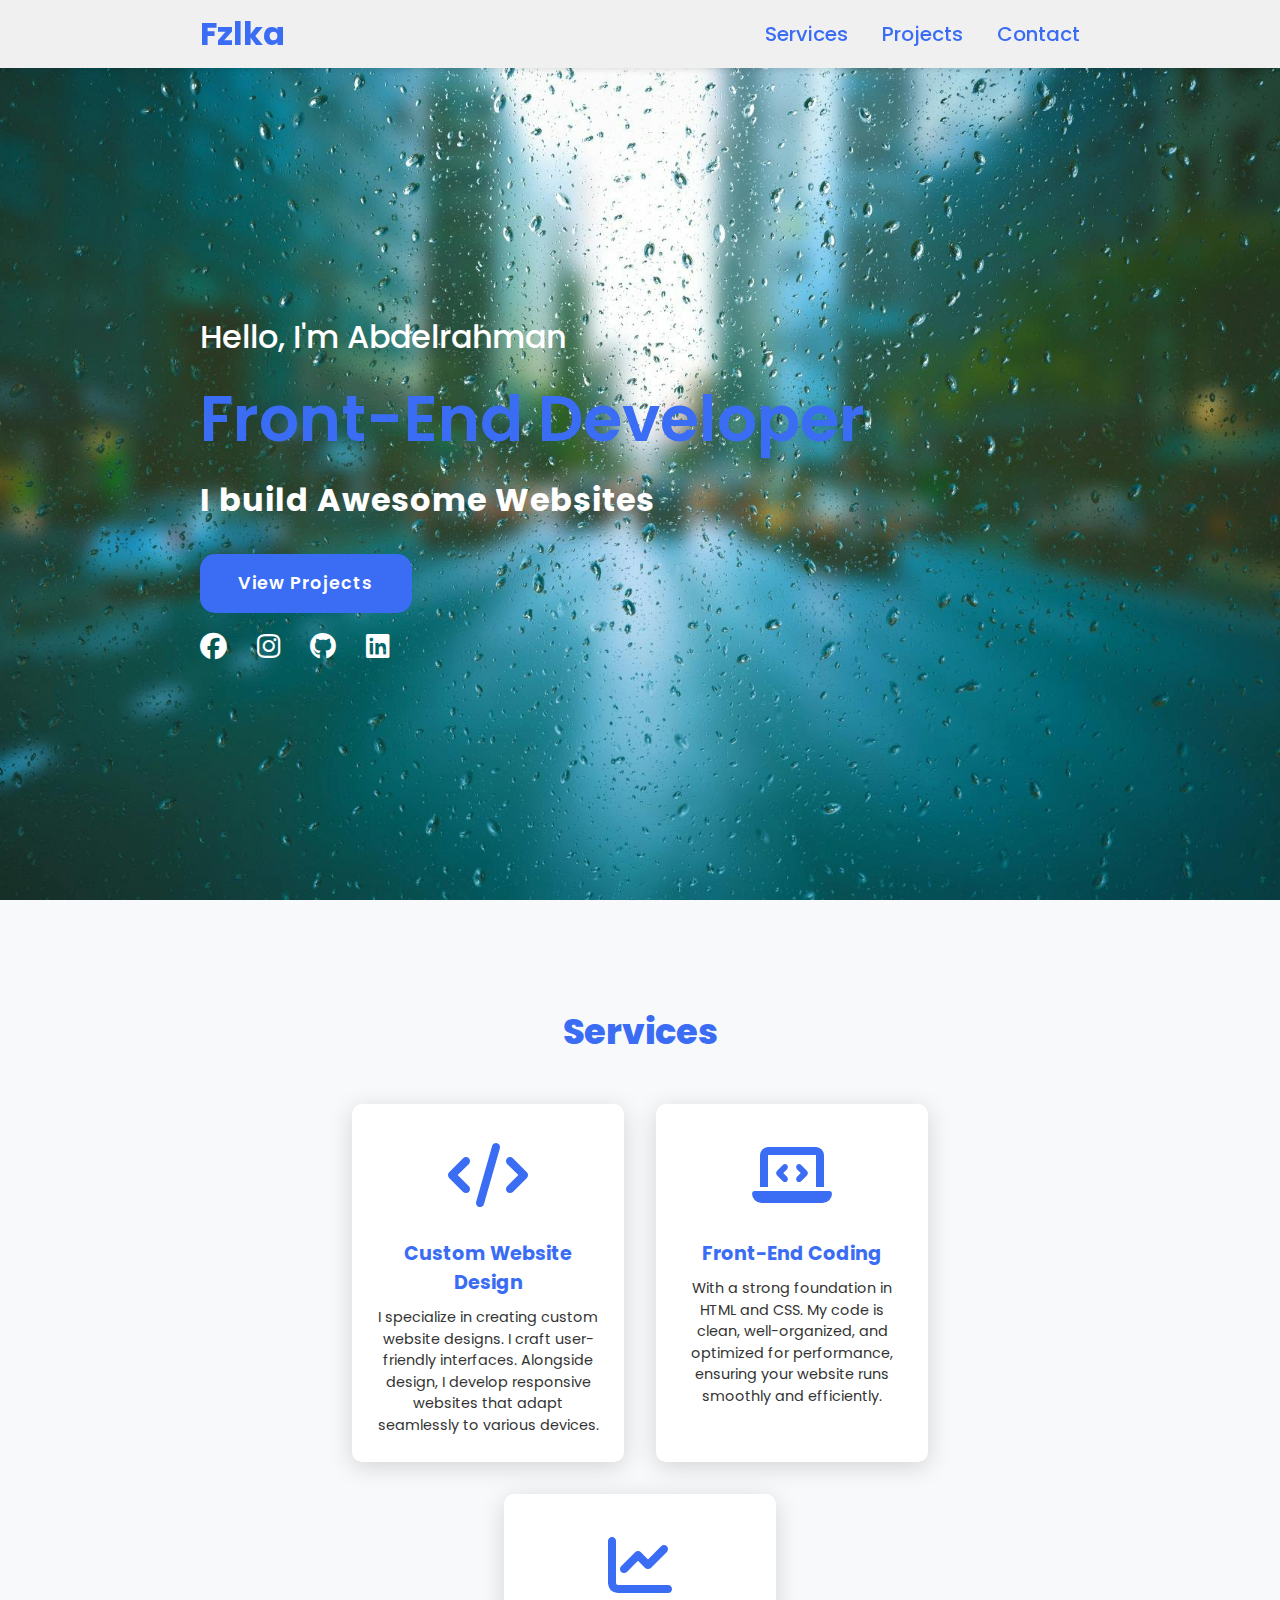
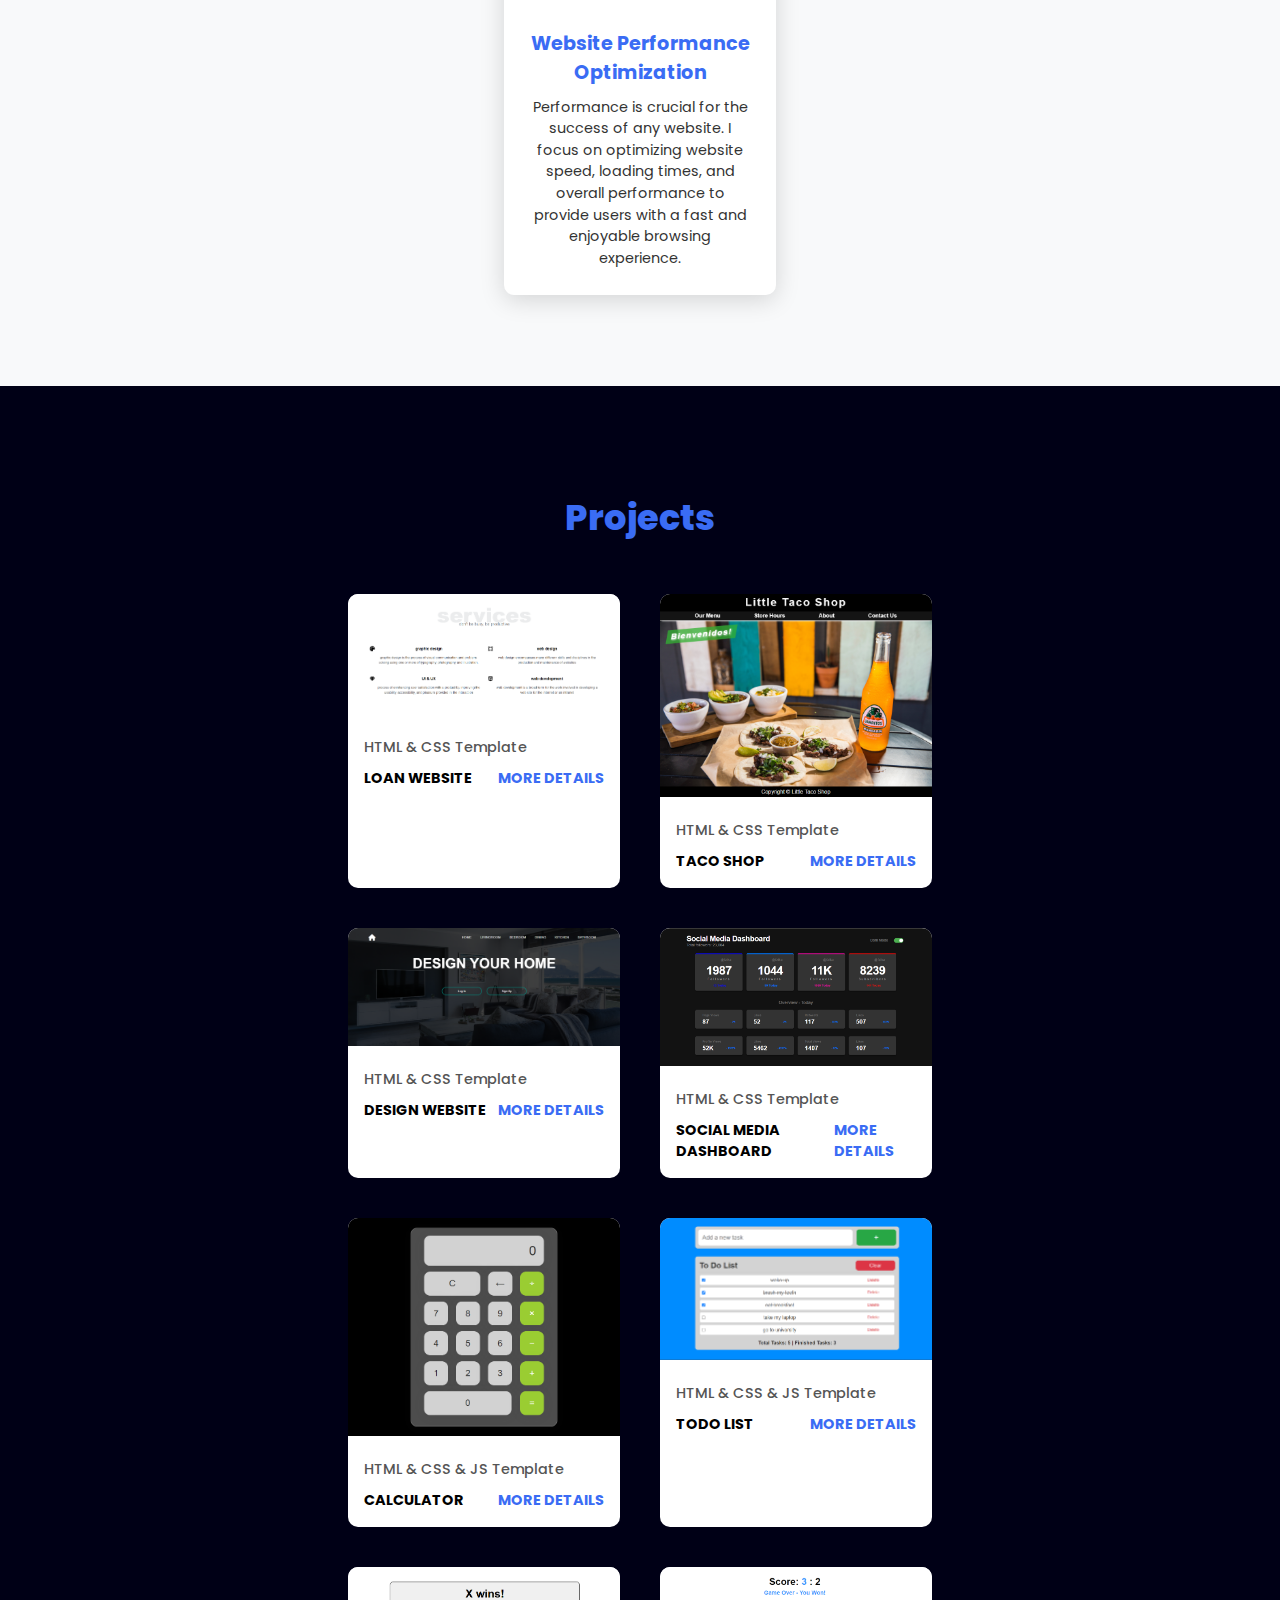
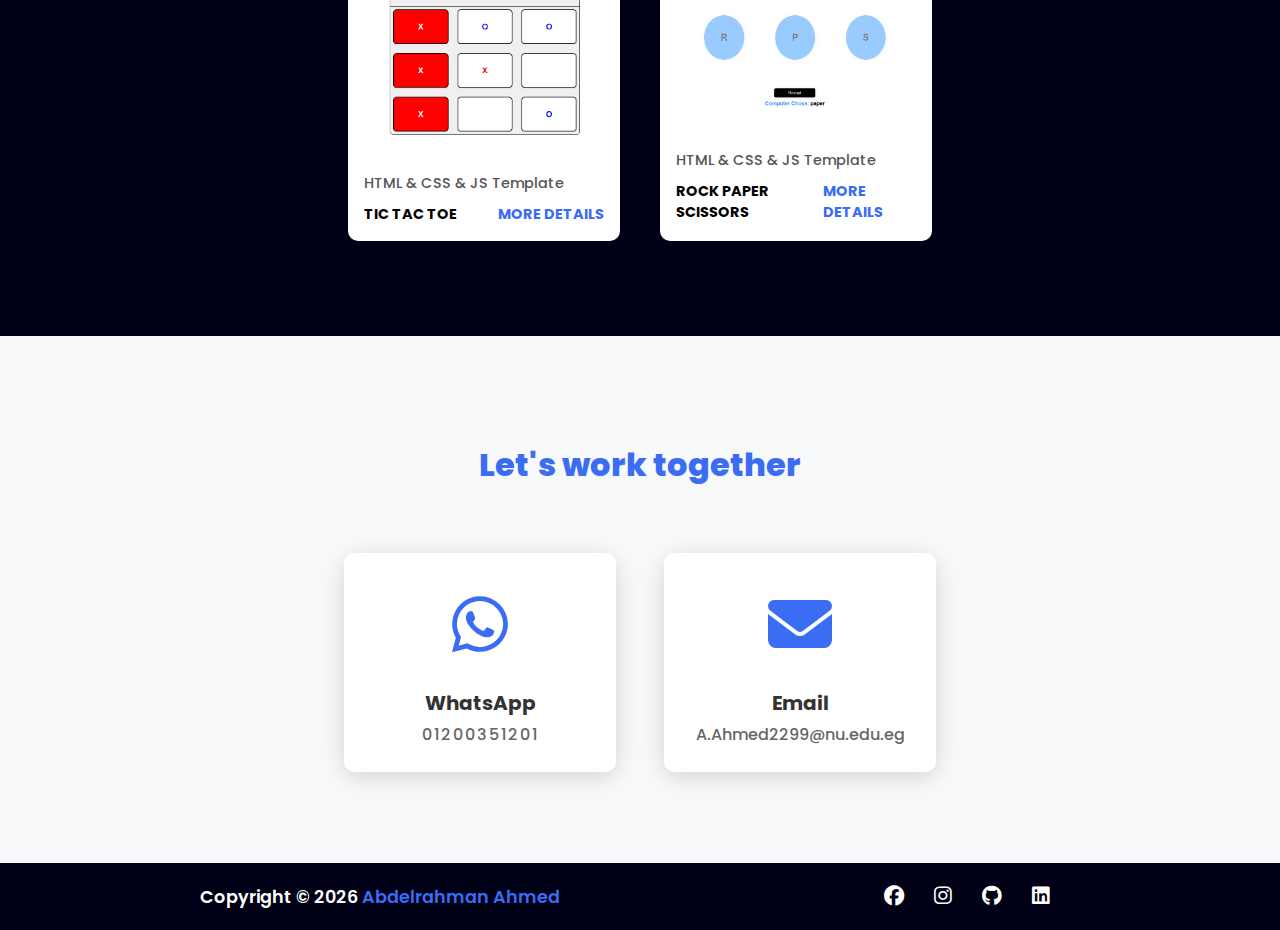
<file: index.html>
<!DOCTYPE html>
<html lang="en">

<head>
    <meta charset="UTF-8">
    <meta name="viewport" content="width=device-width, initial-scale=1.0">

    <title>Abdelrahman Ahmed</title>

    <link rel="stylesheet" href="https://cdnjs.cloudflare.com/ajax/libs/font-awesome/6.5.2/css/all.min.css">
    <link rel="stylesheet" href="css/style.css">
    <link rel="icon" href="/images/pngwing.com.png" type="image/png">

    <meta name="description" content="Abdelrahman Ahmed's portfolio website showcasing front-end development projects.">
    <meta name="keywords" content="front-end, web development, HTML, CSS, portfolio">

    <meta property="og:title" content="Abdelrahman Ahmed's Portfolio">
    <meta property="og:description" content="Showcasing front-end development projects by Abdelrahman Ahmed.">
    <meta property="og:image" content="/images/pngwing.com.png">
    <meta property="og:url" content="https://your-portfolio-website-url.com">
    <meta name="twitter:card" content="summary_large_image">
</head>

<body>
    <header>
        <a href="#" class="logo" aria-label="Home">Fzlka</a>
        <nav aria-label="Main navigation">
            <a href="#services">Services</a>
            <a href="#projects">Projects</a>
            <a href="#contact">Contact</a>
        </nav>
    </header>

    <main>
        <div>
            <h1>
                Hello, I'm Abdelrahman
                <br>
                <span>Front-End Developer</span>
            </h1>
            <h2>I build Awesome Websites</h2>
            <a href="#projects" class="main-button">View Projects</a>

            <div class="social-icons">
                <a href="https://www.facebook.com/profile.php?id=100007088957211" target="_blank" title="Facebook">
                    <i class="fa-brands fa-facebook"></i>
                </a>

                <a href="https://www.instagram.com/abd_elrhman__a/" target="_blank" title="Instagram">
                    <i class="fa-brands fa-instagram"></i>
                </a>

                <a href="https://github.com/abdelrahman-a99" target="_blank" title="GitHub">
                    <i class="fa-brands fa-github"></i>
                </a>

                <a href="https://www.linkedin.com/in/abdelrahman-ahmed-9b0828252/" target="_blank" title="LinkedIn">
                    <i class="fa-brands fa-linkedin"></i>
                </a>
            </div>
        </div>
    </main>

    <section class="cards" id="services">
        <h2 class="title">Services</h2>
        <div class="content">
            <article class="card">
                <div class="icon">
                    <i class="fa-solid fa-code"></i>
                </div>
                <div class="info">
                    <h3>Custom Website Design</h3>
                    <p>I specialize in creating custom website designs. I craft user-friendly interfaces. Alongside
                        design, I develop responsive websites that adapt seamlessly to various devices.</p>
                </div>
            </article>

            <article class="card">
                <div class="icon">
                    <i class="fa-solid fa-laptop-code"></i>
                </div>
                <div class="info">
                    <h3>Front-End Coding</h3>
                    <p>With a strong foundation in HTML and CSS. My code is clean, well-organized, and optimized for
                        performance, ensuring your website runs smoothly and efficiently.</p>
                </div>
            </article>

            <article class="card">
                <div class="icon">
                    <i class="fa-solid fa-chart-line"></i>
                </div>
                <div class="info">
                    <h3>Website Performance Optimization</h3>
                    <p>Performance is crucial for the success of any website. I focus on optimizing website speed,
                        loading times, and overall performance to provide users with a fast and enjoyable browsing
                        experience.</p>
                </div>
            </article>
        </div>
    </section>

    <section class="projects" id="projects">
        <h2 class="title">Projects</h2>
        <div class="content">
            <!-- <article class="project-card">
                <div class="project-image">
                    <img src="/images/portfolio.png" alt="Screenshot of Portfolio website" loading="lazy">
                </div>
                <div class="project-info">
                    <p class="project-category">HTML & CSS Template</p>
                    <strong class="project-title">
                        <span>Portfolio Website</span>
                        <a href="index.html" class="more-details" target="_blank">
                            More Details
                        </a>
                    </strong>
                </div>
            </article> -->

            <article class="project-card">
                <div class="project-image">
                    <img src="/images/leon_website.png" alt="Screenshot of Loan website" loading="lazy">
                </div>
                <div class="project-info">
                    <p class="project-category">HTML & CSS Template</p>
                    <strong class="project-title">
                        <span>Loan Website</span>
                        <!-- <a href="../../elzero/templates/template1_edited/index.html/" class="more-details"
                            target="_blank">
                            More Details
                        </a> -->
                        <!-- <a href="file:///D:/Self%20Study/Front-end/elzero/templates/template1_edited/index.html/" class="more-details" target="_blank">More Details</a> -->
                        <a href="/projects/leon_website/index.html" class="more-details" target="_blank">
                            More Details
                        </a>
                    </strong>
                </div>
            </article>

            <article class="project-card">
                <div class="project-image">
                    <img src="/images/taco_shop.png" alt="Screenshot of Taco Shop Website" loading="lazy">
                </div>
                <div class="project-info">
                    <p class="project-category">HTML & CSS Template</p>
                    <strong class="project-title">
                        <span>Taco Shop</span>
                        <a href="/projects/taco_shop/index.html" class="more-details" target="_blank">
                            More Details
                        </a>
                    </strong>
                </div>
            </article>

            <article class="project-card">
                <div class="project-image">
                    <img src="/images/design_your_home.png" alt="Screenshot of Design Your Home Website" loading="lazy">
                </div>
                <div class="project-info">
                    <p class="project-category">HTML & CSS Template</p>
                    <strong class="project-title">
                        <span>Design Website</span>
                        <a href="/projects/design_your_home/index.html" class="more-details" target="_blank">
                            More Details
                        </a>
                    </strong>
                </div>
            </article>

            <article class="project-card">
                <div class="project-image">
                    <img src="/images/social_media_dashboard.png" alt="Screenshot of Social Media Dashboard"
                        loading="lazy">
                </div>
                <div class="project-info">
                    <p class="project-category">HTML & CSS Template</p>
                    <strong class="project-title">
                        <span>Social Media Dashboard</span>
                        <a href="/projects/social-media-dashboard/index.html" class="more-details" target="_blank">
                            More Details
                        </a>
                    </strong>
                </div>
            </article>

            <article class="project-card">
                <div class="project-image">
                    <img src="/images/calculator.png" alt="Screenshot of Calculator App" loading="lazy">
                </div>
                <div class="project-info">
                    <p class="project-category">HTML & CSS & JS Template</p>
                    <strong class="project-title">
                        <span>Calculator</span>
                        <a href="/projects/calculator/index.html" class="more-details" target="_blank">
                            More Details
                        </a>
                    </strong>
                </div>
            </article>

            <article class="project-card">
                <div class="project-image">
                    <img src="/images/TODO_List.png" alt="Screenshot of TODO List App" loading="lazy">
                </div>
                <div class="project-info">
                    <p class="project-category">HTML & CSS & JS Template</p>
                    <strong class="project-title">
                        <span>TODO List</span>
                        <a href="/projects/TODO_List/index.html" class="more-details" target="_blank">
                            More Details
                        </a>
                    </strong>
                </div>
            </article>

            <article class="project-card">
                <div class="project-image">
                    <img src="/images/tic_tac_toe.png" alt="Screenshot of Tic Tac Toe Game" loading="lazy">
                </div>
                <div class="project-info">
                    <p class="project-category">HTML & CSS & JS Template</p>
                    <strong class="project-title">
                        <span>Tic Tac Toe</span>
                        <a href="/projects/tic_tac_toe/index.html" class="more-details" target="_blank">
                            More Details
                        </a>
                    </strong>
                </div>
            </article>

            <article class="project-card">
                <div class="project-image">
                    <img src="/images/rock_paper_scissors.png" alt="Screenshot of Rock Paper Scissors Game"
                        loading="lazy">
                </div>
                <div class="project-info">
                    <p class="project-category">HTML & CSS & JS Template</p>
                    <strong class="project-title">
                        <span>Rock Paper Scissors</span>
                        <a href="/projects/rock_paper_scissors/index.html" class="more-details" target="_blank">
                            More Details
                        </a>
                    </strong>
                </div>
            </article>
        </div>
    </section>

    <section class="cards-contact" id="contact">
        <h2 class="title">Let's work together</h2>
        <div class="content">
            <a href="https://wa.me/+201200351201" class="card phone-card" target="_blank">
                <article>
                    <div class="icon">
                        <i class="fa-brands fa-whatsapp"></i>
                    </div>
                    <div class="info phone">
                        <h3>WhatsApp</h3>
                        <p>01200351201</p>
                    </div>
                </article>
            </a>

            <a href="mailto:A.Ahmed2299@nu.edu.eg" class="card email-card" target="_blank">
                <article>
                    <div class="icon">
                        <i class="fa-solid fa-envelope"></i>
                    </div>
                    <div class="info email">
                        <h3>Email</h3>
                        <p>A.Ahmed2299@nu.edu.eg</p>
                    </div>
                </article>
            </a>
        </div>
    </section>

    <!-- Testimonial Section -->
    <!-- <section class="testimonial-section">
        <p class="testimonial">Great service and support!</p>
    </section> -->

    <!-- Scroll-to-Top Button -->
    <button class="scroll-to-top">↑</button>

    <footer>
        <p class="footer-title">Copyright &copy; <span class="time"></span> <span class="name">Abdelrahman Ahmed</span>
        </p>
        <div class="social-icons">
            <a href="https://www.facebook.com/profile.php?id=100007088957211" target="_blank" title="Facebook">
                <i class="fa-brands fa-facebook"></i>
            </a>

            <a href="https://www.instagram.com/abd_elrhman__a/" target="_blank" title="Instagram">
                <i class="fa-brands fa-instagram"></i>
            </a>

            <a href="https://github.com/abdelrahman-a99" target="_blank" title="GitHub">
                <i class="fa-brands fa-github"></i>
            </a>

            <a href="https://www.linkedin.com/in/abdelrahman-ahmed-9b0828252/" target="_blank" title="LinkedIn">
                <i class="fa-brands fa-linkedin"></i>
            </a>
        </div>
    </footer>

    <script src="js/app.js"></script>
</body>

</html>
</file>
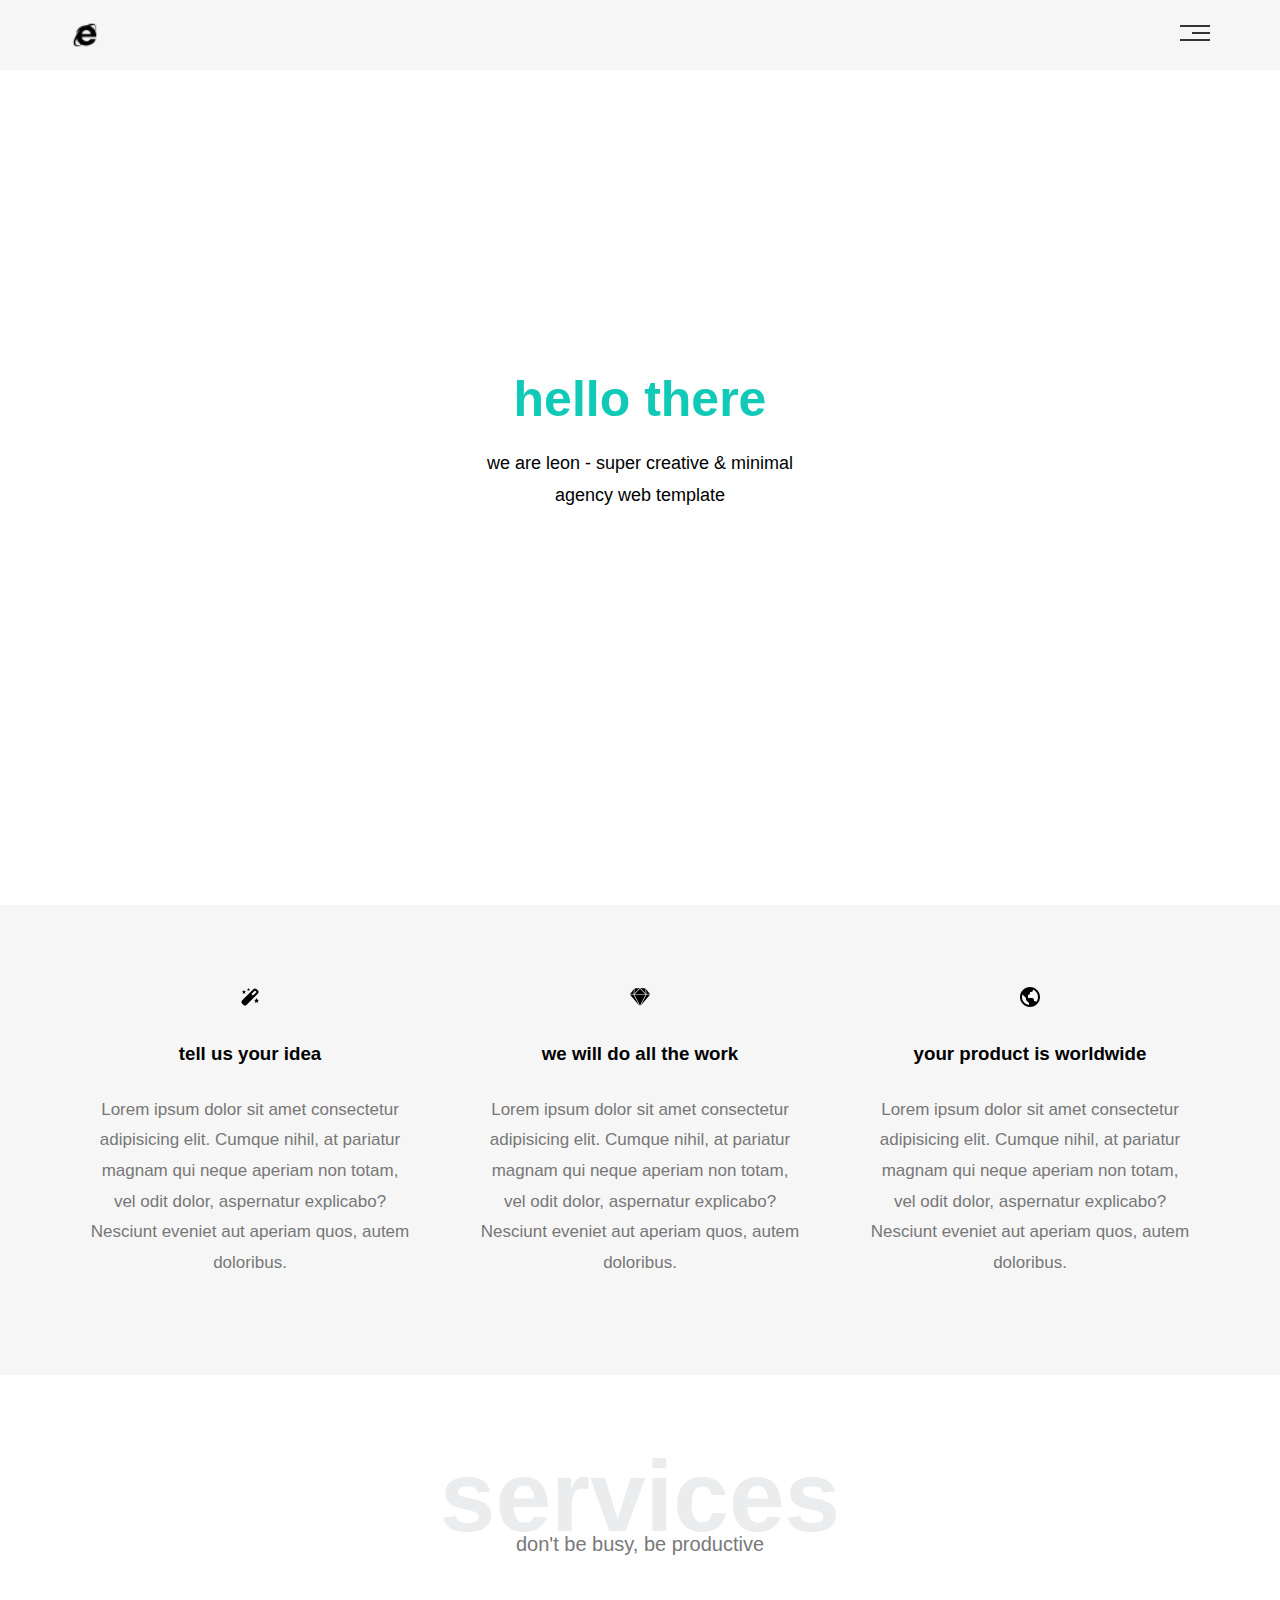
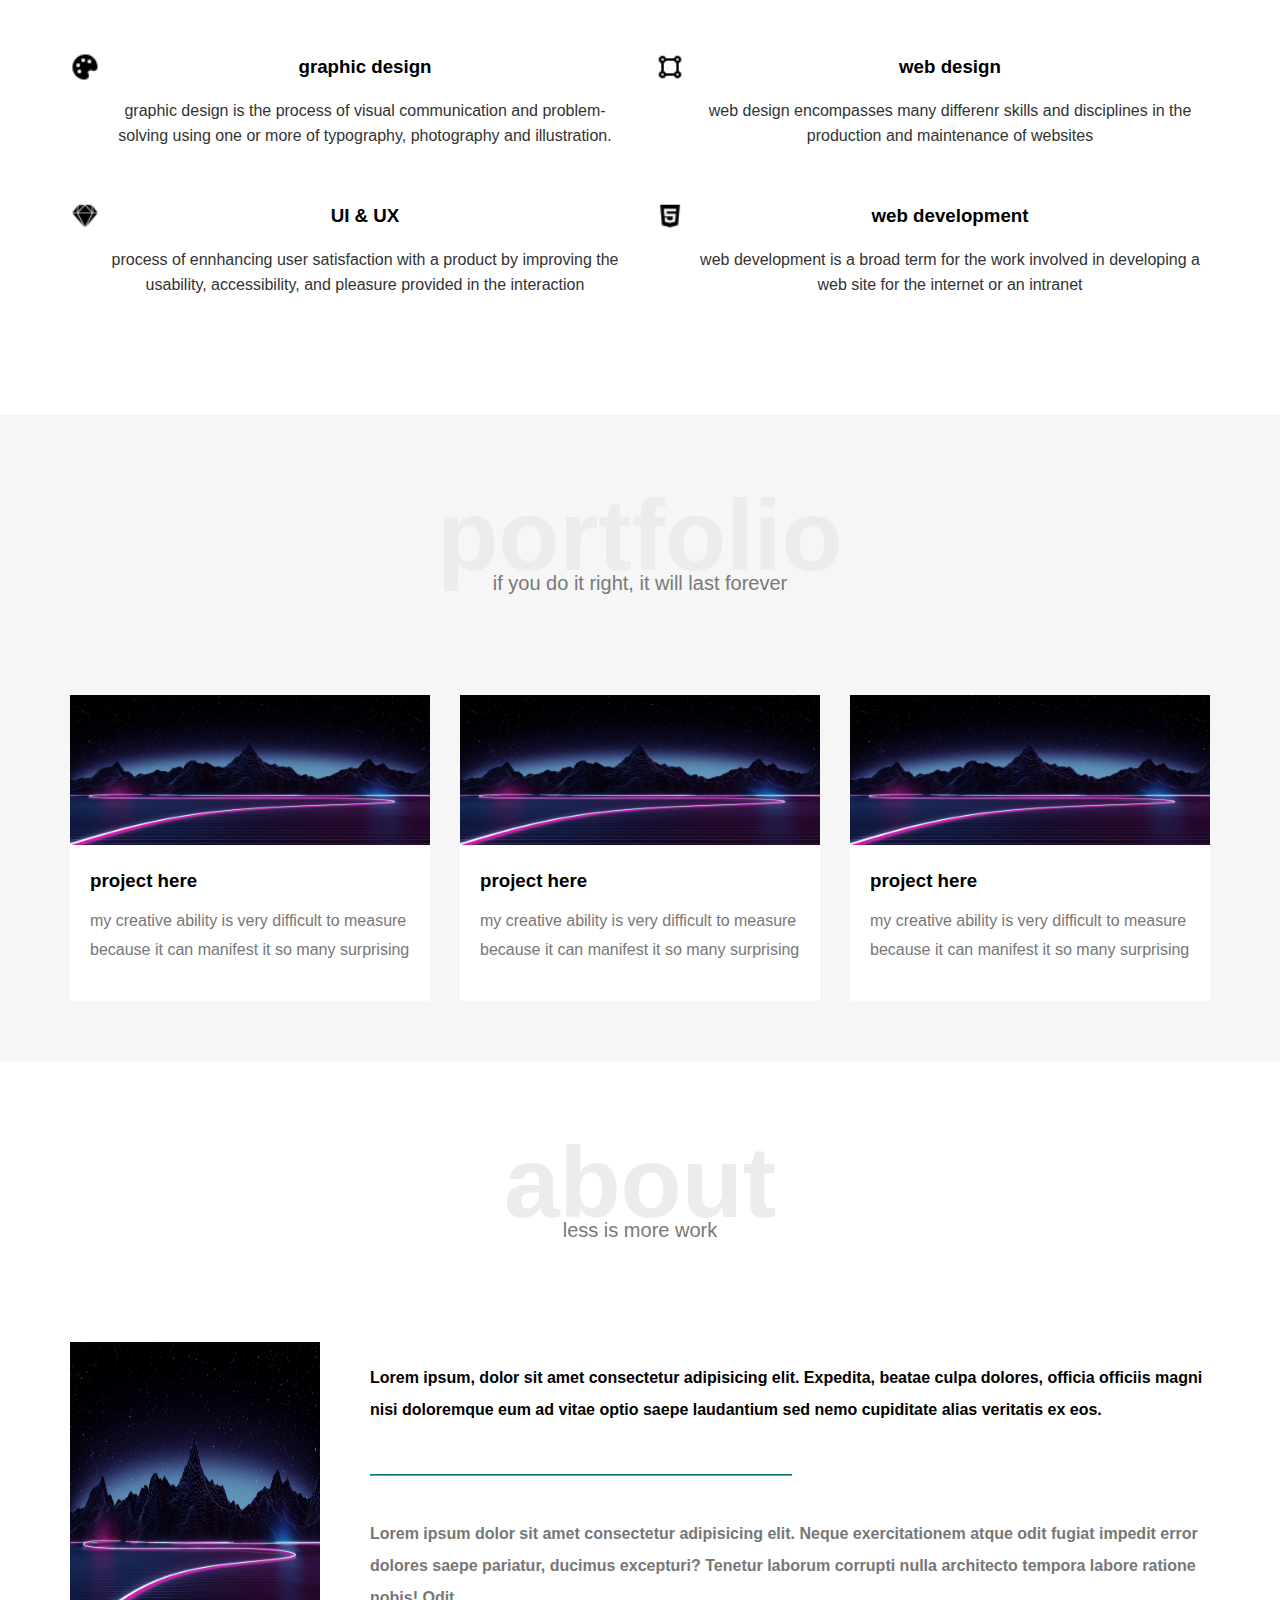
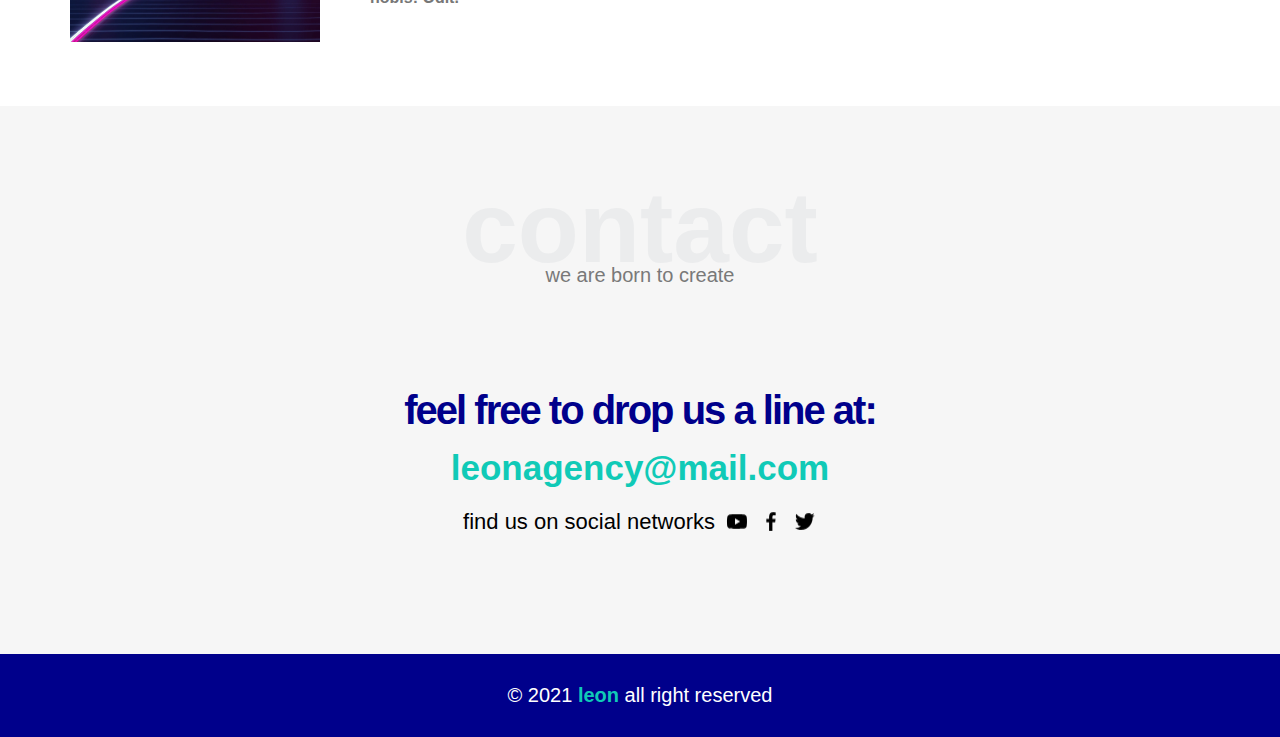
<file: projects/leon_website/index.html>
<!DOCTYPE html>
<html lang="en">

<head>
    <meta charset="UTF-8">
    <meta name="viewport" content="width=device-width, initial-scale=1.0">
    <title>leon</title>
    <link rel="stylesheet" href="css/leon.css">
    <!-- render all elements normally -->
    <link rel="stylesheet" href="css/normalize.css">
</head>

<body>
    <!-- start header -->
    <header>
        <div class="container">
            <img class="logo-alt"
                src="[data-uri]" />
            <div class="links">
                <span class="icon">
                    <span></span>
                    <span></span>
                    <span></span>
                    <span></span>
                </span>
                <ul>
                    <li><a href="#services">services</a></li>
                    <li><a href="#portfolio">portfolio</a></li>
                    <li><a href="#about">about</a></li>
                    <li><a href="#contact">contact</a></li>
                </ul>
            </div>
        </div>
    </header>
    <!-- end header -->

    <!--  start landing section  -->
    <section class="landing">
        <div class="intro-text">
            <h1>hello there</h1>
            <p>we are leon - super creative & minimal agency web template</p>
        </div>
    </section>
    <!-- end landing section -->

    <!-- start features -->
    <section class="features" id="features">
        <div class="container">
            <div class="feat">
                <img
                    src="[data-uri]" />
                <h3>tell us your idea</h3>
                <p>Lorem ipsum dolor sit amet consectetur adipisicing elit. Cumque nihil, at pariatur magnam qui neque
                    aperiam non totam, vel odit dolor, aspernatur explicabo? Nesciunt eveniet aut aperiam quos, autem
                    doloribus.</p>
            </div>
            <div class="feat">
                <img
                    src="[data-uri]" />
                <h3>we will do all the work</h3>
                <p>Lorem ipsum dolor sit amet consectetur adipisicing elit. Cumque nihil, at pariatur magnam qui neque
                    aperiam non totam, vel odit dolor, aspernatur explicabo? Nesciunt eveniet aut aperiam quos, autem
                    doloribus.</p>
            </div>
            <div class="feat">
                <img
                    src="[data-uri]" />
                <h3>your product is worldwide</h3>
                <p>Lorem ipsum dolor sit amet consectetur adipisicing elit. Cumque nihil, at pariatur magnam qui neque
                    aperiam non totam, vel odit dolor, aspernatur explicabo? Nesciunt eveniet aut aperiam quos, autem
                    doloribus.</p>
            </div>
        </div>
    </section>
    <!-- end features -->

    <!-- start services -->
    <section class="services" id="services">
        <div class="container">
            <h2 class="special-heading">services</h2>
            <p>don't be busy, be productive</p>
            <div class="services-content">
                <div class="col">
                    <div class="service">
                        <img class="i"
                            src="[data-uri]" />
                        <div class="text">
                            <h3>graphic design</h3>
                            <P>graphic design is the process of visual communication and problem-solving using one or
                                more of typography, photography and illustration.</P>
                        </div>
                    </div>
                    <div class="service">
                        <img class="i"
                            src="[data-uri]" />
                        <div class="text">
                            <h3>UI & UX</h3>
                            <p>process of ennhancing user satisfaction with a product by improving the usability,
                                accessibility, and pleasure provided in the interaction</p>
                        </div>
                    </div>
                </div>
                <div class="col">
                    <div class="service">
                        <img class="i"
                            src="[data-uri]" />
                        <div class="text">
                            <h3>web design</h3>
                            <p>web design encompasses many differenr skills and disciplines in the production and
                                maintenance of websites</p>
                        </div>
                    </div>
                    <div class="service">
                        <img class="i"
                            src="[data-uri]" />
                        <div class="text">
                            <h3>web development</h3>
                            <p>web development is a broad term for the work involved in developing a web site for the
                                internet or an intranet</p>
                        </div>
                    </div>
                </div>
                <!-- <div class="col-three">
                    <div class="service">
                        <img src="images/wallpaperflare.com_wallpaper.jpg" alt="image-col-three">
                    </div>
                </div> -->
                <!-- i have not fit image  -->
            </div>
        </div>
    </section>
    <!-- end services -->

    <!-- start porfolio -->
    <section class="portfolio" id="portfolio">
        <div class="container">
            <h2 class="special-heading">portfolio</h2>
            <p>if you do it right, it will last forever</p>
            <div class="portfolio-content">
                <div class="card">
                    <img src="images/wallpaperflare.com_wallpaper.jpg" alt="img-one">
                    <div class="info">
                        <h3>project here</h3>
                        <p>my creative ability is very difficult to measure because it can manifest it so many
                            surprising
                        <p>
                    </div>
                </div>
                <div class="card">
                    <img src="images/wallpaperflare.com_wallpaper.jpg" alt="img-two">
                    <div class="info">
                        <h3>project here</h3>
                        <p>my creative ability is very difficult to measure because it can manifest it so many
                            surprising
                        <p>
                    </div>
                </div>
                <div class="card">
                    <img src="images/wallpaperflare.com_wallpaper.jpg" alt="img-three">
                    <div class="info">
                        <h3>project here</h3>
                        <p>my creative ability is very difficult to measure because it can manifest it so many
                            surprising
                        <p>
                    </div>
                </div>
            </div>
        </div>
    </section>
    <!-- end porfolio -->

    <!-- start about -->
    <section class="about" id="about">
        <div class="container">
            <h2 class="special-heading">about</h2>
            <p>less is more work</p>
            <div class="about-content">
                <div class="image">
                    <img src="images/wallpaperflare.com_wallpaper.jpg" alt="img-one">
                </div>
                <div class="text">
                    <p>Lorem ipsum, dolor sit amet consectetur adipisicing elit. Expedita, beatae culpa dolores, officia
                        officiis magni nisi doloremque eum ad vitae optio saepe laudantium sed nemo cupiditate alias
                        veritatis ex eos.</p>
                    <hr>
                    <p>Lorem ipsum dolor sit amet consectetur adipisicing elit. Neque exercitationem atque odit fugiat
                        impedit error dolores saepe pariatur, ducimus excepturi? Tenetur laborum corrupti nulla
                        architecto tempora labore ratione nobis! Odit.</p>
                </div>

            </div>
        </div>
    </section>
    <!-- end about -->

    <!-- start contact -->
    <section class="contact" id="contact">
        <div class="container">
            <h2 class="special-heading">contact</h2>
            <p>we are born to create</p>
            <div class="info">
                <p class="label">feel free to drop us a line at:</p>
                <a href="mailto:leonagency@mail.com?subject=contact" class="link">leonagency@mail.com</a>
                <div class="social">
                    find us on social networks
                    <!-- <i class='bx bxl-youtube'></i> -->
                    <img
                        src="[data-uri]" />
                    <!-- <i class='bx bxl-facebook-square' ></i> -->
                    <img
                        src="[data-uri]" />
                    <!-- <i class='bx bxl-twitter' ></i> -->
                    <img
                        src="[data-uri]" />
                    <!-- why this icons do not work??? -->
                </div>
            </div>
        </div>
    </section>
    <!-- end contact -->

    <!-- start footer -->
    <footer>
        &copy; 2021 <span>leon</span> all right reserved
    </footer>
    <!-- end footer -->
</body>

</html>
</file>
<file: css/style.css>
@import url('https://fonts.googleapis.com/css2?family=Poppins:ital,wght@0,100;0,200;0,300;0,400;0,500;0,600;0,700;0,800;0,900;1,100;1,200;1,300;1,400;1,500;1,600;1,700;1,800;1,900&display=swap');

/* VARIABLES */

:root {
    --body-bg-color: #f8f9fa;
    --body-color: #333;

    --primary-color: #3a6cf4;
    --secondary-color: #601cfc;
    --btn-hover-bg-color: #0a49f6;

    --light-bg-color: #f0f0f0;
    --dark-bg-color: #000016;
    --card-bg-color: white;
    --project-card-color: #000;
    --project-category-color: #555;

    --main-text-color: #fff;
    --text-color: #333;
    --secondary-text-color: #666;

    --link-hover-color: #601cfc;

    --scrollbar-color: #3a6cf4;

    --box-shadow-color: rgba(0, 0, 0, 0.1);
    --card-box-shadow-color: rgba(0, 0, 0, 0.15);
    --hover-box-shadow-color: rgba(0, 0, 0, 0.25);

    --icons-color: #fff;

    --facebook-color: #1877F2;
    --instagram-color: #E4405F;
    --github-color: #333;
    --linkedin-color: #0A66C2;
}

/* RESET */

* {
    margin: 0;
    padding: 0;
    box-sizing: border-box;
}

html {
    scroll-behavior: smooth;
}

body {
    font-family: 'Poppins', sans-serif;
    background-color: var(--body-bg-color);
    color: var(--body-color);
}

/* HEADER */

header {
    background-color: var(--light-bg-color);
    position: fixed;
    width: 100%;
    z-index: 999;
    display: flex;
    justify-content: space-between;
    align-items: center;
    padding: 10px 200px;
    box-shadow: 0 2px 5px var(--box-shadow-color);
}

header .logo {
    text-decoration: none;
    color: var(--primary-color);
    text-transform: capitalize;
    font-size: 1.8em;
    font-weight: 700;
    transition: 0.3s;
}

/* header .logo:hover {
    transform: scale(1.1);
    color: var(--secondary-color);
} */

header nav a {
    text-decoration: none;
    color: var(--primary-color);
    font-size: 1.1em;
    font-weight: 500;
    margin-left: 30px;
    transition: 0.3s;
}

header nav a:hover {
    /* font-size: 1.2rem; */
    color: var(--secondary-color);
}

header nav a.active{
    /* border: 2px solid #666;
    border-radius: 5px;
    padding: 5px; */
    color: var(--secondary-color);
}

/* GENERAL STYLE TO ALL THE SECTIONS */

main,
section {
    padding: 100px 200px;
}

/* MAIN */

main {
    width: 100%;
    min-height: 100vh;
    display: flex;
    align-items: center;
    background: url(/images/background-portfolio.jpg);
    background-size: cover;
    background-position: center;
    background-attachment: fixed;
}

main h1 {
    color: var(--main-text-color);
    font-size: 1.4em;
    font-weight: 500;
}

main h1 span {
    display: inline-block;
    margin-top: 10px;
    color: var(--primary-color);
    font-size: 3em;
    font-weight: 600;
}

main h2 {
    margin-top: 10px;
    margin-bottom: 30px;
    color: var(--main-text-color);
    font-size: 2em;
    font-weight: 700;
    letter-spacing: 1px;
}

main .main-button {
    text-decoration: none;
    font-size: 1.1em;
    font-weight: 600;
    background-color: var(--primary-color);
    color: var(--main-text-color);
    display: inline-block;
    padding: 0.9375em 2.187em;
    margin-bottom: 30px;
    letter-spacing: 1px;
    border-radius: 15px;
    transition: 0.5s;
}

main .main-button:hover {
    background-color: var(--btn-hover-bg-color);
    transform: scale(1.05);
}

/* MAIN and FOOTER social icons */
.social-icons {
    display: flex;
}

.social-icons a {
    margin-right: 30px;
}

.social-icons a i {
    color: var(--icons-color);
    font-size: 1.7em;
    transition: 0.3s;
}

.social-icons a:hover .fa-facebook {
    color: var(--facebook-color);
}

.social-icons a:hover .fa-instagram {
    color: var(--instagram-color);
}

.social-icons a:hover .fa-github {
    color: var(--github-color);
}

.social-icons a:hover .fa-linkedin {
    color: var(--linkedin-color);
}

/* SERVICES */

.title {
    color: var(--primary-color);
    font-size: 2.2em;
    font-weight: 800;
    margin-bottom: 30px;
    text-align: center;
}

.content {
    display: flex;
    justify-content: center;
    flex-wrap: wrap;
}

.card {
    background-color: var(--card-bg-color);
    width: 17em;
    box-shadow: 0 5px 25px var(--card-box-shadow-color);
    border-radius: 10px;
    padding: 25px;
    margin: 15px;
    transition: 0.5s;
    text-align: center;
}

.card:hover {
    transform: translateY(-10px);
    box-shadow: 0 5px 25px var(--hover-box-shadow-color);
}

.icon {
    color: var(--primary-color);
    font-size: 5em;
    margin-bottom: 15px;
}

.info h3 {
    color: var(--primary-color);
    font-size: 1.1em;
    font-weight: 700;
    margin-bottom: 10px;
}

.info p {
    font-size: 0.9em;
    line-height: 1.5;
}

/* PROJECTS */

.projects {
    background-color: var(--dark-bg-color);
}

.projects .content {
    margin-top: 30px;
}

.project-card {
    background-color: var(--card-bg-color);
    color: var(--project-card-color);
    border: none;
    min-height: 14em;
    width: 17.25em;
    overflow: hidden;
    border-radius: 10px;
    margin: 20px;
    transition: 0.5s;
    overflow: hidden;
}

.project-card:hover {
    transform: scale(1.05);
}

.project-image img {
    width: 100%;
}

.project-card:hover .project-image {
    opacity: 0.9;
}

.project-info {
    padding: 1em;
}

.project-category {
    font-size: 0.8em;
    font-weight: 500;
    color: var(--project-category-color);
}

.project-title {
    display: flex;
    justify-content: space-between;
    text-transform: uppercase;
    font-size: 0.9em;
    font-weight: 700;
    margin-top: 10px;
}

.more-details {
    text-decoration: none;
    color: var(--primary-color);
    transition: 0.3s;
}

.more-details:hover {
    color: var(--secondary-color);
}

/* CONTACT */

.cards-contact .content {
    display: flex;
    justify-content: center;
    gap: 50px;
}

.cards-contact .icon {
    font-size: 4.5em;
}

.cards-contact .info h3 {
    /* color: var(--primary-color); */
    color: var(--text-color);
    font-size: 1.2em;
    margin-bottom: 5px;
}

.cards-contact .info p {
    font-size: 1em;
    font-weight: 500;
    color: var(--secondary-text-color);
}

.cards-contact .phone p {
    letter-spacing: 2px;
}

.cards-contact .card {
    transition: 0.3s;
    text-decoration: none;
}

.cards-contact .card:hover {
    cursor: pointer;
    box-shadow: 0 5px 25px var(--hover-box-shadow-color);
    color: var(--secondary-color);
    transform: scale(1.05);
}

.cards-contact .card a {
    text-decoration: none;
    color: inherit;
}

/* Testimonial Section */
/* .testimonial-section {
    background: #eee;
    padding: 20px;
    text-align: center;
} */

/* .testimonial {
    font-style: italic;
    margin: 0;
} */

/* Scroll-to-Top Button */
.scroll-to-top {
    position: fixed;
    /* bottom: 55px; */
    /* right: 20px; */
    bottom: 10%;
    right: 5%;
    background: #333;
    color: #fff;
    border: none;
    padding: 10px 20px;
    border-radius: 5px;
    cursor: pointer;
    display: none;
}

.scroll-to-top:hover{
    background-color: #444;
}

.scroll-to-top:active{
    background-color: #555;
}

.scroll-to-top.visible {
    display: block;
}

/* FOOTER */

footer {
    background-color: var(--dark-bg-color);
    color: var(--main-text-color);
    padding: 1.5em;
    display: flex;
    justify-content: space-between;
    align-items: center;
}

footer .footer-title {
    font-size: 1.2em;
    font-weight: 600;
}

footer .footer-title span.name {
    color: var(--primary-color);
}

footer .social-icons a i {
    font-size: 1.3em;
    padding-right: 16px;
}

/* SCROLLBAR */
body::-webkit-scrollbar {
    width: 10px;
}

body::-webkit-scrollbar-thumb {
    background-color: var(--scrollbar-color);
    border-radius: 5px;
}

/* MEDIA QUERIES */

@media (max-width: 480px) {

    /* HEADER */
    header {
        padding: 10px 20px;
    }

    header .logo {
        font-size: 1.25rem;
    }

    header nav a {
        font-size: 0.9em;
        margin-left: 10px;
    }

    /* header nav a:hover {
        font-size: 1rem;
    } */

    /* GENERAL STYLE */
    main,
    section {
        padding: 50px 20px;
    }

    /* MAIN */
    main {
        padding-top: 60px;
    }

    main h1 {
        font-size: 1rem;
    }

    main h1 span {
        font-size: 1.75rem;
    }

    main h2 {
        font-size: 1rem;
        margin-bottom: 20px;
    }

    main .main-button {
        font-size: 0.75em;
        padding: 0.75em 1.5em;
        margin-bottom: 10px;
        border-radius: 10px;
    }

    .social-icons a {
        margin-right: 16px;
    }

    .social-icons a i {
        font-size: 1.2em;
    }

    /* SERVICES */

    .title {
        font-size: 1.5em;
        margin: 16px 0;
    }

    .card {
        width: 80%;
        margin: 16px 0;
    }

    .icon {
        font-size: 2em;
    }

    .info h3 {
        color: var(--primary-color);
        font-size: 0.9em;
    }

    .info p {
        font-size: 0.7em;
        line-height: 1.5;
    }

    /* PROJECTS */

    .projects .content {
        margin-top: 16px;
    }

    .project-card {
        min-height: 10em;
        width: 80%;
        margin: 16px 0;
    }

    .project-category {
        font-size: 0.7em;
    }

    .project-title {
        font-size: 0.7em;
    }

    /* CONTACT */

    .cards-contact .title {
        font-size: 1.25em;
    }

    .cards-contact .content {
        gap: 0px;
    }

    .cards-contact .icon {
        font-size: 2.5em;
    }

    .cards-contact .info h3 {
        font-size: 0.9em;
    }

    .cards-contact .info p {
        font-size: 0.7em;
    }

    /* FOOTER */

    footer {
        padding: 10px;
    }

    footer .footer-title {
        font-size: 0.8em;
        font-weight: 600;
    }

    footer .social-icons a i {
        font-size: 0.8em;
        padding-right: 0px;
    }
}

@media (min-width: 481px) {

    /* HEADER */
    header {
        padding: 10px 40px;
    }

    header .logo {
        font-size: 1.5rem;
    }

    header nav a {
        margin-left: 12px;
    }

    /* header nav a:hover {
        font-size: 1.2rem;
    } */

    /* GENERAL STYLE */
    main,
    section {
        padding: 50px 40px;
    }

    /* MAIN */
    main h1 {
        font-size: 1.25rem;
    }

    main h1 span {
        font-size: 2.25rem;
    }

    main h2 {
        font-size: 1.25rem;
        margin-bottom: 20px;
    }

    main .main-button {
        font-size: 0.9em;
        padding: 0.75em 1.5em;
        margin-bottom: 16px;
        border-radius: 10px;
    }

    .social-icons a {
        margin-right: 20px;
    }

    .social-icons a i {
        font-size: 1.4em;
    }

    /* SERVICES */

    .title {
        font-size: 2em;
        margin: 16px 0;
    }

    .card {
        width: 80%;
        margin: 16px 0;
    }

    .icon {
        font-size: 2.5em;
    }

    .info h3 {
        font-size: 1.2em;
    }

    .info p {
        font-size: 0.9em;
        line-height: 1.5;
    }

    /* PROJECTS */

    .projects .content {
        margin-top: 16px;
    }

    .project-card {
        min-height: 10em;
        width: 80%;
        margin: 16px 0;
    }

    .project-category {
        font-size: 0.9em;
    }

    .project-title {
        font-size: 0.9em;
    }

    /* CONTACT */

    .cards-contact .title {
        font-size: 1.5em;
    }

    .cards-contact .content {
        gap: 0px;
    }

    .cards-contact .icon {
        font-size: 2.5em;
    }

    .cards-contact .info h3 {
        font-size: 1.25em;
    }

    .cards-contact .info p {
        font-size: 0.9em;
    }

    /* FOOTER */

    footer {
        padding: 10px 40px;
    }

    footer .footer-title {
        font-size: 0.9em;
        font-weight: 600;
    }

    footer .social-icons a i {
        font-size: 1em;
        padding-right: 0px;
    }
}

@media (min-width: 768px) {
    
    /* HEADER */

    header {
        padding: 10px 60px;
    }

    header .logo {
        font-size: 1.75rem;
    }

    header nav a {
        font-size: 1.2rem;
        margin-left: 30px;
    }

    /* header nav a:hover {
        font-size: 1.5rem;
    } */

    
    /* GENERAL STYLE */

    main,
    section {
        padding: 50px 60px;
    }

    /* MAIN */

    main {
        padding-top: 100px;
    }

    main h1 {
        font-size: 1.5rem;
    }

    main h1 span {
        font-size: 2.75rem;
    }

    main h2 {
        font-size: 1.5rem;
        margin-bottom: 30px;
    }

    main .main-button {
        font-size: 1em;
        padding: 0.75em 1.75em;
        margin-bottom: 20px;
        border-radius: 10px;
    }

    .social-icons a {
        font-size: 1.15rem;
        margin-right: 22px;
    }

    .social-icons a i {
        font-size: 1.45em;
    }

    /* SERVICES */

    .title {
        font-size: 2em;
        margin: 30px 0;
    }

    .card {
        width: 17rem;
        margin: 1rem;
    }

    .icon {
        font-size: 2.5em;
    }

    .info h3 {
        font-size: 1.2em;
    }

    .info p {
        font-size: 1em;
        line-height: 1.5;
    }

    /* PROJECTS */

    .projects .content {
        margin-top: 16px;
    }

    .project-card {
        width: 17rem;
        margin: 1rem;
    }

    .project-category {
        font-size: 0.9em;
    }

    .project-title {
        font-size: 0.9em;
    }

    /* CONTACT */

    .cards-contact .title {
        font-size: 1.5em;
    }

    .cards-contact .content {
        gap: 0px;
    }

    .cards-contact .icon {
        font-size: 2.5em;
    }

    .cards-contact .info h3 {
        font-size: 1.25em;
    }

    .cards-contact .info p {
        font-size: 1em;
    }

    /* FOOTER */
    footer {
        padding: 20px 60px;
    }

    footer .footer-title {
        font-size: 1.25em;
        font-weight: 600;
    }

    footer .social-icons a i {
        font-size: 1.1em;
        padding-right: 0px;
    }
}

@media (min-width: 1024px) {

    /* HEADER */
    header {
        padding: 10px 200px;
    }

    header .logo {
        font-size: 2rem;
    }

    header nav a {
        font-size: 1.25rem;
        margin-left: 30px;
    }

    /* header nav a:hover {
        font-size: 1.5rem;
    } */

    /* GENERAL STYLE TO ALL THE SECTIONS */

    main,
    section {
        padding: 75px 200px;
    }

    /* MAIN */

    main {
        padding-top: 150px;
    }

    main h1 {
        font-size: 2rem;
    }

    main h1 span {
        font-size: 4rem;
    }

    main h2 {
        font-size: 2rem;
        margin-bottom: 30px;
    }

    main .main-button {
        font-size: 1.1em;
        padding: 0.9375em 2.187em;
        margin-bottom: 20px;
        border-radius: 15px;
    }

    .social-icons a {
        font-size: 1.15rem;
        margin-right: 30px;
    }

    /* SERVICES */

    .title {
        font-size: 2.2em;
        margin: 30px 0;
    }

    .card {
        width: 17em;
        margin: 1rem;
        padding: 25px;
    }

    .icon {
        font-size: 4em;
    }

    .info h3 {
        font-size: 1.2em;
    }

    .info p {
        font-size: 0.9em;
        line-height: 1.5;
    }

    /* PROJECTS */

    .projects .content {
        margin-top: 30px;
    }

    .project-card {
        min-height: 12em;
        width: 17em;
        margin: 20px;
    }

    .project-category {
        font-size: 0.9em;
    }

    .project-title {
        font-size: 0.9em;
    }

    /* CONTACT */

    .cards-contact .title {
        font-size: 2em;
        margin-bottom: 3rem;
    }

    .cards-contact .content {
        gap: 16px;
    }

    .cards-contact .icon {
        font-size: 4em;
    }

    .cards-contact .info h3 {
        font-size: 1.25em;
    }

    .cards-contact .info p {
        font-size: 1em;
    }

    /* FOOTER */
    footer {
        padding: 20px 200px;
    }

    footer .footer-title {
        font-size: 1.1em;
        font-weight: 600;
    }

    footer .social-icons a i {
        font-size: 1.1em;
        padding-right: 0px;
    }
}
</file>
<file: projects/leon_website/css/leon.css>
/* start of global rules */
* {
    -webkit-box-sizing: border-box;
    -moz-box-sizing: border-box;
    box-sizing: border-box;
}

html {
    scroll-behavior: smooth;
}

body {
    font-family: Arial, Helvetica, sans-serif;
}

.container {
    padding-left: 15px;
    padding-right: 15px;
    margin-left: auto;
    margin-right: auto;
}

/* small */
@media (min-width: 768px) {
    .container {
        width: 750px;
    }
}

/* medium */
@media (min-width: 992px) {
    .container {
        width: 970px;
    }
}

/* large */
@media (min-width: 1200px) {
    .container {
        width: 1170px;
    }
}

/* end of global rules */

/* start components */
.special-heading {
    color: #ebeced;
    font-size: 100px;
    text-align: center;
    font-weight: 800;
    margin: 4px;
}

.special-heading+p {
    margin: -25px 0px 0px 0px;
    font-size: 20px;
    text-align: center;
    color: #797979;
}

@media (max-width: 767px) {
    .special-heading {
        font-size: 60px;
    }

    .special-heading+p {
        margin-top: -15px;
    }
}

/* end components */

/* start header */
header {
    padding: 20px;
    background-color: #f6f6f6;
}

header .container {
    display: flex;
    justify-content: space-between;
    align-items: center;
}

header .logo-alt {
    width: 30px;
}

header .links {
    position: relative;
}

header .links:hover .icon span:nth-child(2) {
    width: 100%;
    transition: .3s;
}

header .links .icon {
    width: 30px;
    display: flex;
    flex-wrap: wrap;
    justify-content: flex-end;
}

header .links .icon span {
    background-color: #333;
    margin-bottom: 5px;
    height: 2px;
}

header .links .icon span:first-child {
    width: 100%;
}

header .links .icon span:nth-child(2) {
    width: 60%;
}

header .links .icon span:last-child {
    width: 100%;
}

header .links ul {
    border-radius: 5%;
    list-style: none;
    margin: 0px;
    padding: 0px;
    background-color: #f6f6f6;
    position: absolute;
    right: 0px;
    min-width: 200px;
    top: calc(100% + 15px);
    display: none;
    z-index: 1;
}

header .links ul::before {
    content: "";
    border-width: 10px;
    border-style: solid;
    border-color: transparent transparent #f6f6f6 transparent;
    position: absolute;
    right: 8px;
    top: -18px;
    /* i edited in the dimensions because i used border-readius: 5%; */
}

header .links:hover ul {
    display: block;
}

header .links ul li a {
    display: block;
    padding: 15px;
    text-decoration: none;
    color: #333;
    transition: .3s;
}

header .links ul li a:hover {
    padding-left: 25px;
}

header .links ul li:not(:last-child) a {
    border-bottom: 1px solid #ddd;
}

/* end header */

/* start landing section */
/* .landing{
    background-image: url(#);
    background-size: cover;
    height: calc(100vh - 64px);
} */
/* there is no url now */

/* position: relative; */
/* if you want to make the text in the middle of the image */

/* .landing .image{
    max-width: 100%;
    height: auto;
    background-size: cover;
    position: relative;
} */
/* the image not fit the page */

.landing {
    /* background-color: brown; */
    /* background-color: #f6f6f6; */
    height: calc(100vh - 65.11px);
}

.landing .intro-text {
    position: absolute;
    left: 50%;
    top: 50%;
    text-align: center;
    transform: translate(-50%, -50%);
}

.landing .intro-text h1 {
    margin: 0px;
    font-weight: bold;
    font-size: 50px;
    color: #10cab7;
}

.landing .intro-text p {
    font-size: 18px;
    line-height: 1.8;
    text-align: center;
    width: 320px;
    min-width: 100%;
}

/* end landing section */

/* start features */
.features {
    padding-top: 60px;
    padding-bottom: 60px;
    background-color: #f6f6f6;
}

.features .container {
    display: grid;
    grid-template-columns: repeat(auto-fill, minmax(300px, 1fr));
    grid-gap: 30px;
}

.features .container .feat {
    padding: 20px;
    text-align: center;
}

/* .features .container .feat .logo-one{
    fill: greenyellow;
    color: red;
    background-color: blueviolet;
} */
/* this is not work ( the icon does not color ) */

.features .container .feat h3 {
    font-weight: 800;
    margin: 30px 0;
}

.features .container .feat p {
    line-height: 1.8;
    color: #777;
    font-size: 17px;
}

/* end features */

/* start services */
/* .special-heading{
    color: #ebeced;
    font-size: 100px;
    text-align: center;
    font-weight: 800px;
    margin: 0px;
} */
/* i will take it and add it in the top of the leon.css_file because the code will repeat soon in all next pages */

.services {
    padding-top: 60px;
    padding-bottom: 60px;

}

.services .services-content {
    display: grid;
    grid-template-columns: repeat(auto-fill, minmax(361px, 1fr));
    grid-gap: 30px;
    margin-top: 100px;
}

/* this is an error here , i do not know why should i add in minmax */
/* it is make one of the devices (phones or big screens) to clash */

.services .services-content .col .service {
    display: flex;
    margin-bottom: 40px;
}

/* i have a problem with flex */

/* @media (max-width: 767px) {
    .services .services-content .col .service {
        flex-direction: column;
        text-align: center;
    }
} */
/* when i add this code the icons start at the first of page ,, not at the middle with title and text */

.services .services-content .col .service .i {
    flex: none;
    flex-basis: 30px;
    width: 30px;
    height: 30px;
    margin-top: -4px;
    margin-right: 5px;
}

.services .services-content .col .service .text {
    flex: 1;
    text-align: center;
}

.services .services-content .col .service .text h3 {
    margin: 0px 0px 20px;
}

.services .services-content .col .service .text p {
    color: #333;
    font-weight: 300;
    line-height: 1.6;
}

/* end services */

/* start portfolio */
.portfolio {
    padding-top: 60px;
    padding-bottom: 60px;
    background-color: #f6f6f6;
}

.portfolio .portfolio-content {
    display: grid;
    grid-template-columns: repeat(auto-fill, minmax(300px, 1fr));
    grid-gap: 30px;
    margin-top: 100px;
}

.portfolio .portfolio-content .card {
    background-color: white;
}

.portfolio .portfolio-content .card img {
    max-width: 100%;
}

.portfolio .portfolio-content .card .info {
    padding: 20px;
}

.portfolio .portfolio-content .card .info h3 {
    margin: 0px;
}

.portfolio .portfolio-content .card .info p {
    color: #777;
    line-height: 1.8;
    margin-bottom: 0px;
}

@media (max-width: 767px) {
    .portfolio .portfolio-content .card .info {
        text-align: center;
    }
}

/* end portfolio */

/* start about */
.about {
    padding-top: 60px;
    padding-bottom: 60px;
}

.about .about-content {
    margin-top: 100px;
    display: flex;
    flex-wrap: wrap;
    justify-content: space-between;
}

@media (max-width: 991px) {
    .about .about-content {
        flex-direction: column;
        text-align: center;
    }
}

.about .about-content img {
    width: 250px;
    height: 300px;
}

@media (max-width: 991px) {
    .about .about-content img {
        margin: 0 auto 60px;
    }
}

.about .about-content .text {
    flex-basis: calc(100% - 300px);
}

.about .about-content .text p:first-of-type {
    font-weight: bold;
    line-height: 2;
    margin-top: 20px;
    margin-bottom: 40px;
}

.about .about-content .text hr {
    width: 50%;
    display: inline-block;
    border-color: #10cab7;
}

.about .about-content .text p:last-of-type {
    font-weight: bold;
    line-height: 2;
    margin-top: 30px;
    color: #777;
}

/* end about */

/* start contact */
.contact {
    padding-top: 60px;
    padding-bottom: 60px;
    background-color: #f6f6f6;
}

.contact .info {
    padding-top: 60px;
    padding-bottom: 60px;
    text-align: center;
}

.contact .info .label {
    font-size: 40px;
    font-weight: 800;
    color: darkblue;
    letter-spacing: -2px;
    margin-bottom: 15px;
}

.contact .info .link {
    display: block;
    font-size: 35px;
    font-weight: 800;
    color: #10cab7;
    text-decoration: none;
}

.contact .info .social {
    display: flex;
    justify-content: center;
    margin-top: 20px;
    font-size: 22px;
}

.contact .info .social img {
    margin-left: 10px;
}

@media (max-width: 767px) {
    .contact .info .label {
        font-size: 30px;
    }

    .contact .info .link {
        font-size: 25px;
    }
}

@media (max-width: 515px) {
    .contact .info .label {
        font-size: 25px;
    }

    .contact .info .link {
        font-size: 20px;
    }

    .contact .info .social {
        font-size: 16px;
    }
}

/* end contact */

/* start footer */

footer {
    background-color: darkblue;
    color: white;
    padding: 30px 10px;
    text-align: center;
    font-size: 20px;
    /* margin-right: -1px; */
    /* margin-right 34an kan feh 5t abyad 3la elymeen */
}

footer span {
    font-weight: bold;
    color: #10cab7;
}

/* end footer */
</file>
